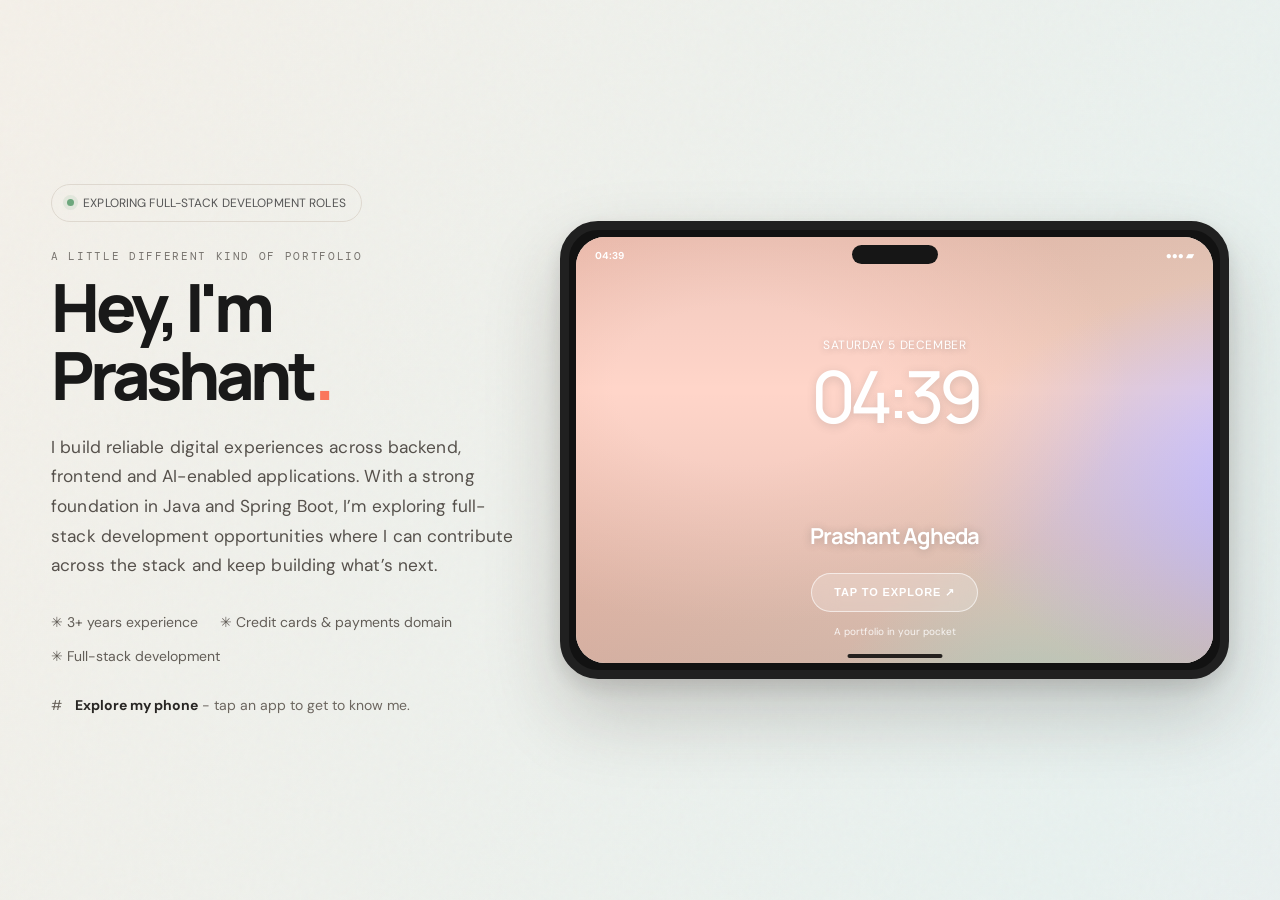
<file: index.html>
<!DOCTYPE html>
<html lang="en">
<head>
<meta charset="UTF-8" />
<meta name="viewport" content="width=device-width, initial-scale=1.0" />
<meta name="theme-color" content="#f2eee8" />
<title>Prashant Agheda - Software Developer</title>
<style>
@import url('https://fonts.googleapis.com/css2?family=DM+Mono:wght@400;500&family=DM+Sans:wght@400;500;600;700&family=Manrope:wght@400;500;600;700;800&family=Material+Symbols+Rounded:opsz,wght,FILL,GRAD@20..48,400,0,0&display=swap');
:root{--ink:#191919;--muted:#77736e;--paper:#f2eee8;--line:#e7e1d9;--accent:#fa765c;--lav:#dcd5ff;--green:#cde5d5}
*{box-sizing:border-box}html{scroll-behavior:smooth}body{margin:0;background:var(--paper);color:var(--ink);font-family:'DM Sans',sans-serif;min-height:100vh}
body:before{content:"";position:fixed;inset:0;pointer-events:none;opacity:.22;background-image:url("data:image/svg+xml,%3Csvg viewBox='0 0 180 180' xmlns='http://www.w3.org/2000/svg'%3E%3Cfilter id='n'%3E%3CfeTurbulence type='fractalNoise' baseFrequency='.85' numOctaves='3' stitchTiles='stitch'/%3E%3C/filter%3E%3Crect width='100%25' height='100%25' filter='url(%23n)' opacity='.12'/%3E%3C/svg%3E")}
.shell{max-width:1440px;margin:auto;padding:20px 4vw;min-height:100svh;display:grid;grid-template-columns:minmax(0,1fr) minmax(560px,760px);gap:clamp(28px,4vw,64px);align-items:center}
.intro{max-width:520px;position:relative;z-index:1}.eyebrow,.mono{font-family:'DM Mono',monospace;text-transform:uppercase;letter-spacing:.12em;font-size:10px;color:var(--muted)}
.availability{display:inline-flex;align-items:center;gap:9px;border:1px solid #ded8cf;border-radius:99px;padding:9px 13px;margin-bottom:34px;font-size:11px;color:#555}
.dot{width:7px;height:7px;border-radius:50%;background:#6da77d;box-shadow:0 0 0 4px #6da77d20}
h1{font:800 clamp(48px,6vw,82px)/.98 'Manrope',sans-serif;letter-spacing:-.075em;margin:0 0 22px}
h1 span{color:var(--accent)}.lead{font-size:17px;line-height:1.65;color:#5d5954;max-width:460px;margin:0 0 28px}
.meta{display:flex;gap:18px;flex-wrap:wrap;color:#706b65;font-size:12px;margin-bottom:36px}.meta span{display:flex;align-items:center;gap:6px}
.instruction{display:flex;align-items:center;gap:12px;font-size:12px;color:#77716b}.instruction b{font-weight:600;color:#282624}
.phone-wrap{display:flex;justify-content:center;align-items:center;position:relative;z-index:1}
.phone{width:100%;height:min(520px, calc(100svh - 40px));aspect-ratio:760 / 520;max-width:100%;border:9px solid #202020;border-radius:38px;background:#121212;padding:7px;box-shadow:0 35px 75px #29231d35,0 8px 20px #29231d20;position:relative;transform:rotate(1.2deg);transition:transform .5s cubic-bezier(.2,.8,.2,1)}
.phone:hover{transform:rotate(0) translateY(-5px)}.screen{height:100%;border-radius:29px;overflow:hidden;position:relative;background:#f7f3ed}
.island{position:absolute;z-index:5;top:8px;left:50%;transform:translateX(-50%);width:86px;height:19px;border-radius:30px;background:#161616}
.status{position:absolute;top:12px;left:19px;right:19px;z-index:4;display:flex;justify-content:space-between;font-size:10px;font-weight:700;color:#fff}
.wallpaper{position:absolute;inset:0;background:radial-gradient(circle at 20% 23%,#ffd5c9 0 13%,transparent 33%),radial-gradient(circle at 90% 45%,#cfc5ff 0 15%,transparent 37%),linear-gradient(145deg,#f5bba9,#e9d8ca 50%,#c6c0eb)}
.wallpaper:after{content:"";position:absolute;inset:0;background:linear-gradient(180deg,#201b1b12,transparent 36%,#211c1c22)}
.lock-content{position:absolute;inset:0;z-index:2;color:white;text-align:center;padding:100px 22px 25px;display:flex;flex-direction:column;align-items:center}
.lock-date{font-size:12px;letter-spacing:.05em;text-shadow:0 1px 6px #5555}.lock-time{font:500 72px/.98 'Manrope';letter-spacing:-.08em;margin:8px 0 0;text-shadow:0 2px 10px #5553}
.lock-name{margin-top:auto;margin-bottom:22px;font:700 22px 'Manrope';letter-spacing:-.05em;text-shadow:0 1px 8px #5555}
.unlock{border:1px solid #ffffff9c;background:#ffffff35;color:#fff;border-radius:99px;padding:12px 22px;font-size:11px;letter-spacing:.08em;text-transform:uppercase;backdrop-filter:blur(12px);cursor:pointer;transition:.2s}
.unlock:hover{background:#fff;color:#282323}.swipe{font-size:10px;opacity:.85;margin-top:13px}
.home{position:absolute;inset:0;z-index:3;display:none;padding:38px 28px 18px;background:linear-gradient(155deg,#f8eee7,#eee9fa 65%,#e9e5dd);animation:appear .45s ease}
.home.show{display:grid;grid-template-columns:minmax(210px,.78fr) minmax(0,1.45fr);grid-template-rows:auto 1fr auto auto;column-gap:30px;row-gap:12px}@keyframes appear{from{opacity:0;transform:scale(1.035)}to{opacity:1;transform:scale(1)}}
.home-top{grid-column:1/-1;display:flex;justify-content:space-between;align-items:center;margin-bottom:2px}.home-top .mono{font-size:8px;color:#6f6966}.home-top strong{font-size:12px}
.widget{grid-column:1;grid-row:2;border-radius:22px;padding:22px 23px;background:#ffffffa8;border:1px solid #ffffffd9;box-shadow:0 7px 20px #594a3a0c;margin-bottom:19px;backdrop-filter:blur(8px)}
.widget .small{font-size:11px;color:#777}.widget h2{font:700 29px 'Manrope';letter-spacing:-.06em;margin:5px 0}.widget p{font-size:13px;line-height:1.55;color:#69625d;margin:0}
.apps{grid-column:2;grid-row:2;display:grid;grid-template-columns:repeat(4,minmax(0,1fr));align-content:center;gap:24px 14px}
.app{border:0;background:transparent;padding:0;display:flex;flex-direction:column;align-items:center;gap:7px;cursor:pointer;color:#24211f;font:600 12px 'DM Sans';min-width:0}
.app-icon{width:62px;height:62px;border-radius:17px;display:grid;place-items:center;font-size:24px;box-shadow:0 5px 12px #473b3318;transition:transform .2s}
.app:hover .app-icon{transform:translateY(-4px) scale(1.04)}.i-about{background:#f8c9b9}.i-work{background:#d9d1ff}.i-exp{background:#cce5d4}.i-stack{background:#f5df9d}.i-edu{background:#d5e3f7}.i-contact{background:#f2c7d8}.i-git{background:#d9d6d0}.i-resume{background:#e5d7c6}
.dock{grid-column:1/-1;grid-row:3;justify-self:center;width:min(420px,80%);margin-top:0;border-radius:24px;padding:9px;background:#ffffff8c;display:flex;justify-content:space-around;backdrop-filter:blur(10px);border:1px solid #fff}
.dock .app-icon{width:44px;height:44px;border-radius:15px}
.home-hint{grid-column:1/-1;grid-row:4;text-align:center;font-size:9px;line-height:1.35;color:#77716c;margin-top:0}
.home-indicator{position:absolute;bottom:5px;left:50%;transform:translateX(-50%);width:95px;height:4px;background:#25211f;border-radius:9px;z-index:8}
.panel{position:absolute;inset:0;z-index:7;background:#faf8f4;display:none;flex-direction:column;animation:slide .28s ease}
.panel.open{display:flex}@keyframes slide{from{transform:translateY(18px);opacity:.5}to{transform:translateY(0);opacity:1}}
.panel-head{height:62px;display:flex;align-items:center;justify-content:space-between;padding:17px 17px 8px;border-bottom:1px solid #eee9e2;flex-shrink:0}
.back{border:0;background:#f0ece6;border-radius:50%;width:31px;height:31px;font-size:18px;cursor:pointer}.panel-head .mono{font-size:9px}
.panel-body{padding:19px 18px 35px;overflow:auto;flex:1}.panel-body h2{font:800 29px/1.05 'Manrope';letter-spacing:-.07em;margin:5px 0 12px}.panel-body p{font-size:11px;line-height:1.65;color:#69645e}
.tag{display:inline-block;padding:6px 9px;border:1px solid #e8e2da;border-radius:30px;font-size:9px;margin:3px 3px 3px 0;color:#625c55}
.card{border:1px solid #e9e3dc;border-radius:15px;padding:13px;margin:12px 0;background:#fff}.card h3{font:700 14px 'Manrope';letter-spacing:-.03em;margin:0 0 5px}.card .sub{font:9px 'DM Mono';color:#9a7569;text-transform:uppercase;letter-spacing:.06em}.card p{margin:7px 0 0;font-size:10px}
.metric{display:grid;grid-template-columns:1fr 1fr;gap:8px;margin:15px 0}.metric div{background:#f1ede7;border-radius:12px;padding:12px}.metric strong{display:block;font:700 21px 'Manrope';letter-spacing:-.05em}.metric span{font-size:9px;color:#777}
.action{display:inline-flex;align-items:center;justify-content:center;text-decoration:none;color:#fff;background:#252321;padding:11px 14px;border-radius:99px;font-size:10px;margin:5px 5px 5px 0}
.action.light{background:#f0ece6;color:#282522}.link{color:#b85c4b;text-decoration:none;font-size:10px}
.timeline{border-left:1px solid #e1d9d0;margin:14px 0 0 5px;padding-left:15px}.timeline .card{position:relative}.timeline .card:before{content:"";position:absolute;left:-20px;top:17px;width:8px;height:8px;border-radius:50%;background:var(--accent);border:2px solid #faf8f4}
footer{position:absolute;bottom:13px;left:0;right:0;text-align:center;font-size:8px;color:#9b948b;z-index:1}
@media(max-width:850px){.shell{grid-template-columns:1fr;gap:35px;padding:35px 20px 45px;min-height:auto}.intro{max-width:560px;margin:auto;text-align:center}.availability{margin-bottom:24px}.lead{margin-left:auto;margin-right:auto}.meta{justify-content:center;margin-bottom:25px}.instruction{justify-content:center}.phone{height:auto;aspect-ratio:760 / 520;min-height:380px;transform:none}.phone:hover{transform:translateY(-3px)}}
@media(max-width:520px){.phone{min-height:460px;aspect-ratio:1.15 / 1}.home{padding:35px 14px 16px;grid-template-columns:1fr;grid-template-rows:auto auto 1fr auto auto;gap:10px}.home-top{grid-column:1;grid-row:1}.widget{grid-column:1;grid-row:2;padding:13px 15px}.widget h2{font-size:22px}.widget p{font-size:11px}.apps{grid-column:1;grid-row:3;grid-template-columns:repeat(4,minmax(0,1fr));gap:13px 4px}.app-icon{width:48px;height:48px;font-size:22px}.app{font-size:10px;gap:5px}.dock{grid-column:1;grid-row:4;width:90%;padding:6px}.dock .app-icon{width:38px;height:38px}.home-hint{grid-column:1;grid-row:5;font-size:8px}}
@media(max-width:390px){.phone{width:100%;height:auto;max-width:calc(100vw - 24px)}.shell{padding-left:12px;padding-right:12px}h1{font-size:52px}}
@media(max-height:650px) and (min-width:851px){.shell{padding-top:10px;padding-bottom:10px}.phone{height:calc(100svh - 20px);aspect-ratio:760 / 520}}
@media(prefers-reduced-motion:reduce){*{animation:none!important;transition:none!important;scroll-behavior:auto!important}}

/* Viewport-fit responsive layout: desktop is one-screen; small screens stack naturally */
*{box-sizing:border-box}
html,body{margin:0;width:100%;min-height:100%;overflow-x:hidden}
.shell{
  width:100%;
  height:100svh;
  min-height:0;
  max-width:1600px;
  margin:0 auto;
  padding:clamp(18px,3vh,34px) clamp(22px,4vw,64px);
  grid-template-columns:minmax(290px,.82fr) minmax(0,1.18fr);
  gap:clamp(24px,3.5vw,58px);
  align-items:center;
  overflow:hidden;
}
.intro{max-width:560px;min-width:0}
h1{font-size:clamp(48px,5.3vw,78px);margin-bottom:clamp(12px,2vh,22px)}
.availability{margin-bottom:clamp(14px,2.5vh,28px)}
.lead{font-size:clamp(15px,1.25vw,18px);line-height:1.52;margin-bottom:clamp(14px,2.3vh,26px)}
.meta{gap:10px 16px;margin-bottom:clamp(14px,2.5vh,28px)}
.phone{
  width:min(100%,calc((100svh - 72px)*1.46));
  height:auto;
  aspect-ratio:760 / 520;
  max-height:calc(100svh - 72px);
  justify-self:center;
  transform:none;
}
.phone:hover{transform:translateY(-2px)}
/* Tablet interior scales with the device rather than overflowing it */
.home{padding:clamp(24px,3.5vw,38px) clamp(18px,2.5vw,28px) 16px}
.home.show{column-gap:clamp(16px,2vw,30px);row-gap:10px}
.widget{padding:clamp(13px,1.6vw,22px)}
.widget h2{font-size:clamp(20px,2vw,29px)}
.widget p{font-size:clamp(10px,.95vw,13px)}
.app-icon{width:clamp(42px,4.1vw,62px);height:clamp(42px,4.1vw,62px);font-size:clamp(20px,1.8vw,27px)}
.app{font-size:clamp(9px,.85vw,12px)}
.dock .app-icon{width:clamp(36px,3vw,44px);height:clamp(36px,3vw,44px)}
.home-hint{font-size:clamp(8px,.7vw,9px)}
@media(max-width:1000px) and (min-width:851px){
  .shell{grid-template-columns:minmax(260px,.78fr) minmax(0,1.22fr);gap:22px;padding-left:24px;padding-right:24px}
  h1{font-size:clamp(46px,5vw,64px)}
  .phone{width:100%;max-height:70svh}
}
@media(max-width:850px){
  html,body{overflow-x:hidden}
  .shell{
    height:auto;min-height:100svh;overflow:visible;
    grid-template-columns:minmax(0,1fr);
    gap:26px;padding:28px 20px 32px;
  }
  .intro{max-width:620px;margin:0 auto;text-align:center}
  h1{font-size:clamp(48px,10vw,72px)}
  .lead{font-size:clamp(15px,3.5vw,18px);margin-left:auto;margin-right:auto}
  .meta{justify-content:center}
  .instruction{justify-content:center}
  .phone{width:min(100%,760px);height:auto;max-height:none;aspect-ratio:760 / 520;min-height:0}
  .home{padding:35px 20px 16px}
}
@media(max-width:560px){
  .shell{padding:24px 14px 28px;gap:22px}
  .availability{font-size:9px;padding:8px 11px;margin-bottom:18px}
  h1{font-size:clamp(43px,11vw,58px);line-height:.98}
  .lead{font-size:14px;line-height:1.5}
  .meta{font-size:10px;gap:8px 12px}
  .phone{aspect-ratio:1.12 / 1;border-width:7px;border-radius:29px;padding:5px}
  .screen{border-radius:22px}
  .home{padding:34px 12px 13px;grid-template-columns:1fr;grid-template-rows:auto auto 1fr auto auto;gap:9px}
  .home-top{grid-column:1;grid-row:1;font-size:10px}
  .widget{grid-column:1;grid-row:2;padding:12px 14px}
  .widget h2{font-size:21px}
  .widget p{font-size:10px}
  .apps{grid-column:1;grid-row:3;grid-template-columns:repeat(4,minmax(0,1fr));gap:12px 4px}
  .app-icon{width:clamp(38px,11vw,48px);height:clamp(38px,11vw,48px);font-size:21px}
  .app{font-size:9px;gap:5px}
  .dock{grid-column:1;grid-row:4;width:90%;padding:6px}
  .dock .app-icon{width:34px;height:34px}
  .home-hint{grid-column:1;grid-row:5;font-size:7px}
}
@media(max-height:720px) and (min-width:851px){
  .shell{padding-top:12px;padding-bottom:12px}
  .phone{width:min(100%,calc((100svh - 36px)*1.46));max-height:calc(100svh - 36px)}
  .availability{margin-bottom:12px}
  h1{font-size:clamp(42px,4.8vw,66px);margin-bottom:10px}
  .lead{font-size:15px;line-height:1.4;margin-bottom:12px}
  .meta{margin-bottom:12px}
}


/* Final polish: readable intro rhythm and responsive tablet placement */
.intro{max-width:590px}
.availability{font-family:'DM Sans',sans-serif;font-size:12px;letter-spacing:.01em;padding:10px 15px;margin-bottom:clamp(22px,3vh,34px)}
.eyebrow{font-family:'DM Mono',monospace;font-size:11px;letter-spacing:.15em;margin-bottom:10px}
h1{font-family:'Manrope',sans-serif;font-size:clamp(52px,5.2vw,78px);line-height:1.02;letter-spacing:-.065em;margin:0 0 24px}
.lead{font-family:'DM Sans',sans-serif;font-size:clamp(17px,1.35vw,19px);line-height:1.72;letter-spacing:.005em;color:#56514c;max-width:540px;margin:0 0 30px}
.meta{display:flex;gap:12px 22px;flex-wrap:wrap;color:#625d57;font-family:'DM Sans',sans-serif;font-size:14px;line-height:1.6;margin:0 0 26px}
.meta span{display:inline-flex;align-items:center;gap:8px;white-space:normal}
.instruction{font-family:'DM Sans',sans-serif;font-size:14px;line-height:1.6;gap:13px;color:#6c665f}
.instruction b{font-weight:700}
@media(max-width:1100px){
 .shell{height:auto;min-height:100svh;overflow:visible;grid-template-columns:minmax(0,1fr);gap:34px;padding:34px clamp(20px,5vw,56px) 42px}
 .intro{max-width:720px;margin:0 auto;text-align:center}
 .lead{margin-left:auto;margin-right:auto;max-width:650px}
 .meta{justify-content:center}
 .instruction{justify-content:center}
 .phone-wrap{width:100%;min-width:0}
 .phone{width:min(100%,900px);height:auto;max-height:none;aspect-ratio:760/520;min-width:0}
}
@media(max-width:600px){
 .shell{padding:25px 16px 30px;gap:25px}
 .availability{font-size:10px;margin-bottom:19px}
 .eyebrow{font-size:9px}
 h1{font-size:clamp(44px,11vw,58px);margin-bottom:18px}
 .lead{font-size:15px;line-height:1.65;margin-bottom:22px}
 .meta{font-size:12px;gap:8px 14px;margin-bottom:20px}
 .instruction{font-size:12px}
 .phone{aspect-ratio:1.12/1;border-width:7px;border-radius:29px;padding:5px}
 .screen{border-radius:22px}
}


/* Subtle, continuously drifting gradient for a calmer, more polished feel */
.wallpaper{
  background:
    radial-gradient(ellipse at 18% 24%,#ffd5c9 0 12%,transparent 36%),
    radial-gradient(ellipse at 84% 38%,#cfc5ff 0 16%,transparent 40%),
    radial-gradient(ellipse at 48% 92%,#c5e7d6 0 8%,transparent 34%),
    linear-gradient(135deg,#f5bba9,#e9d8ca 48%,#c6c0eb);
  background-size:145% 145%,155% 155%,150% 150%,220% 220%;
  animation:wallpaperDrift 24s ease-in-out infinite alternate;
  will-change:background-position;
}
.wallpaper:after{
  background:linear-gradient(180deg,#201b1b12,transparent 36%,#211c1c22);
}
body{background:linear-gradient(115deg,#f4f0e9,#e8f1ef,#f2eaf3,#f4f0e9);background-size:260% 260%;animation:pageGradientDrift 38s ease-in-out infinite}
@keyframes wallpaperDrift{
  0%{background-position:0% 0%,100% 10%,40% 100%,0% 50%}
  50%{background-position:35% 25%,65% 45%,70% 55%,55% 45%}
  100%{background-position:100% 70%,0% 90%,20% 0%,100% 50%}
}
@keyframes pageGradientDrift{
  0%{background-position:0% 45%}
  50%{background-position:100% 55%}
  100%{background-position:0% 45%}
}
@media(prefers-reduced-motion:reduce){
  .wallpaper,body{animation:none!important}
  *,*::before,*::after{scroll-behavior:auto!important;transition-duration:.01ms!important}
}

.material-symbols-rounded{font-family:'Material Symbols Rounded';font-weight:normal;font-style:normal;font-size:1em;line-height:1;letter-spacing:normal;text-transform:none;display:inline-block;white-space:nowrap;word-wrap:normal;direction:ltr;font-feature-settings:'liga';-webkit-font-smoothing:antialiased;font-variation-settings:'FILL' 0,'wght' 450,'GRAD' 0,'opsz' 28}
.app-icon .material-symbols-rounded{font-size:27px}
.dock .app-icon .material-symbols-rounded{font-size:23px}
@media(max-width:600px){.app-icon .material-symbols-rounded{font-size:23px}.dock .app-icon .material-symbols-rounded{font-size:20px}}

/* Mobile repair: give the device enough height for every home-screen row */
@media (max-width: 600px) {
  .shell {
    width: 100%;
    min-height: 100svh;
    height: auto;
    padding: 22px 12px 30px;
    gap: 22px;
    overflow: visible;
  }
  .intro, .phone-wrap { width: 100%; min-width: 0; }
  .phone {
    display: block;
    width: 100%;
    max-width: none;
    height: auto;
    min-height: 0;
    max-height: none;
    aspect-ratio: 0.82 / 1;
    border-width: 7px;
    border-radius: 28px;
    padding: 5px;
    transform: none;
  }
  .phone:hover { transform: none; }
  .screen { width: 100%; height: 100%; border-radius: 21px; }
  .home {
    padding: 34px 12px 13px;
    grid-template-columns: minmax(0, 1fr);
    grid-template-rows: auto auto minmax(0, 1fr) auto auto;
    gap: 9px;
  }
  .home-top { grid-column: 1; grid-row: 1; min-width: 0; }
  .widget { grid-column: 1; grid-row: 2; min-width: 0; }
  .apps {
    grid-column: 1;
    grid-row: 3;
    width: 100%;
    min-width: 0;
    grid-template-columns: repeat(4, minmax(0, 1fr));
    align-content: center;
    justify-items: center;
    gap: 12px 4px;
  }
  .app { min-width: 0; width: 100%; }
  .app-icon {
    width: clamp(38px, 11vw, 46px);
    height: clamp(38px, 11vw, 46px);
  }
  .dock { grid-column: 1; grid-row: 4; width: min(94%, 360px); }
  .home-hint { grid-column: 1; grid-row: 5; }
}
@media (max-width: 360px) {
  .shell { padding-left: 10px; padding-right: 10px; }
  .phone { aspect-ratio: 0.78 / 1; }
  .home { padding-left: 9px; padding-right: 9px; }
  .widget { padding: 11px 12px; }
  .widget h2 { font-size: 19px; }
  .app { font-size: 8px; }
}


/* Responsive alignment: center the app grid and content cards */
@media (max-width: 600px) {
  .home.show {
    grid-template-columns: minmax(0, 1fr);
  }
  .apps {
    width: min(100%, 360px);
    margin-inline: auto;
    justify-items: center;
  }
  .app {
    justify-self: center;
    text-align: center;
  }
  .panel-body {
    width: 100%;
    max-width: 560px;
    margin-inline: auto;
  }
  .panel-body > .card,
  .panel-body > a.card {
    width: 100%;
    margin-left: auto;
    margin-right: auto;
  }
}
@media (min-width: 601px) and (max-width: 1100px) {
  .apps {
    justify-items: center;
  }
  .panel-body {
    width: 100%;
    max-width: 680px;
    margin-inline: auto;
  }
}

</style>
</head>
<body>
<main class="shell">
  <section class="intro">
    <div class="availability"><span class="dot"></span> EXPLORING FULL-STACK DEVELOPMENT ROLES</div>
    <div class="eyebrow">A little different kind of portfolio</div>
    <h1>Hey, I'm<br>Prashant<span>.</span></h1>
    <p class="lead">I build reliable digital experiences across backend, frontend and AI-enabled applications. With a strong foundation in Java and Spring Boot, I’m exploring full-stack development opportunities where I can contribute across the stack and keep building what’s next.</p>
    <div class="meta"><span>✳ 3+ years experience</span><span>✳ Credit cards & payments domain</span><span>✳ Full-stack development</span></div>
    <div class="instruction"><span>#</span><span><b>Explore my phone</b> - tap an app to get to know me.</span></div>
  </section>

  <section class="phone-wrap" aria-label="Interactive smartphone portfolio">
    <div class="phone">
      <div class="screen">
        <div class="wallpaper"></div>
        <div class="island"></div>
        <div class="status"><span id="statusClock">--:--</span><span>●●●  ▰</span></div>
        <div class="lock-content" id="lock">
          <div class="lock-date" id="date">SATURDAY, NOVEMBER 14</div>
          <div class="lock-time" id="clock">9:41</div>
          <div class="lock-name">Prashant Agheda</div>
          <button class="unlock" id="unlock"><b>Tap to explore ↗</b></button>
          <div class="swipe">A portfolio in your pocket</div>
        </div>
        <div class="home" id="home">
          <div class="home-top"><span class="mono">MY DIGITAL SPACE</span><strong>✦ Prashant Agheda</strong></div>
          <div class="widget"><div class="small">HELLO THERE 👋</div><h2>Welcome in.</h2><p>Curious about what I build? Start anywhere.</p></div>
          <div class="apps">
            <button class="app" data-panel="about"><span class="app-icon i-about"><span class="material-symbols-rounded" aria-hidden="true">person</span></span>About me</button>
            <button class="app" data-panel="work"><span class="app-icon i-work"><span class="material-symbols-rounded" aria-hidden="true">grid_view</span></span>Projects</button>
            <button class="app" data-panel="experience"><span class="app-icon i-exp"><span class="material-symbols-rounded" aria-hidden="true">work_history</span></span>Experience</button>
            <button class="app" data-panel="stack"><span class="app-icon i-stack"><span class="material-symbols-rounded" aria-hidden="true">code</span></span>Tech stack</button>
            <button class="app" data-panel="education"><span class="app-icon i-edu"><span class="material-symbols-rounded" aria-hidden="true">school</span></span>Education</button>
            <button class="app" data-panel="contact"><span class="app-icon i-contact"><span class="material-symbols-rounded" aria-hidden="true">mail</span></span>Contact</button>
            <button class="app" data-panel="github"><span class="app-icon i-git"><span class="material-symbols-rounded" aria-hidden="true">link</span></span>Elsewhere</button>
            <button class="app" data-panel="resume"><span class="app-icon i-resume"><span class="material-symbols-rounded" aria-hidden="true">description</span></span>Resume</button>
          </div>
          <div class="dock">
            <button class="app" data-panel="contact"><span class="app-icon i-contact"><span class="material-symbols-rounded" aria-hidden="true">mail</span></span></button>
            <button class="app" data-panel="work"><span class="app-icon i-work"><span class="material-symbols-rounded" aria-hidden="true">grid_view</span></span></button>
            <button class="app" data-panel="stack"><span class="app-icon i-stack"><span class="material-symbols-rounded" aria-hidden="true">code</span></span></button>
            <button class="app" data-panel="resume"><span class="app-icon i-resume"><span class="material-symbols-rounded" aria-hidden="true">description</span></span></button>
          </div>
          <div class="home-hint">Tap an icon to open · tap the back arrow to return</div>
        </div>
        <section class="panel" id="panel">
          <div class="panel-head"><button class="back" id="back" aria-label="Back to home">‹</button><span class="mono" id="panel-label">ABOUT</span><span style="font-size:13px">✦</span></div>
          <div class="panel-body" id="panel-body"></div>
        </section>
        <div class="home-indicator"></div>
      </div>
    </div>
  </section>
</main>
<script>
const content={
about:`<div class="mono">01 / A QUICK INTRO</div><h2>Developer by craft. Curious by default.</h2><p>I'm Prashant, a Software Developer based in Pune, India. I work across backend and frontend, building production-grade applications in the Credit Card & Payments domain.</p><p>I enjoy solving practical engineering problems, shaping clean REST APIs, improving database performance and finding thoughtful ways to use AI in everyday development.</p><div class="metric"><div><strong>3+</strong><span>Years building software</span></div><div><strong>10+</strong><span>Features delivered</span></div></div><span class="tag">Problem solving</span><span class="tag">Clean code</span><span class="tag">Team collaboration</span><span class="tag">Continuous learning</span>`,
work:`<div class="mono">02 / SELECTED PROJECTS</div><h2>Things I've built.</h2><p>A selection of applications and experiments - open each live project to explore it.</p><div class="card"><div class="sub">FULL-STACK · HEALTH</div><h3>CureMe - Health Advice App</h3><p>A platform that helps people book appointments with doctors, chat with them and read health blogs written by physicians.</p><span class="tag">Spring Boot</span><span class="tag">React JS</span><span class="tag">MySQL</span><span class="tag">REST API</span><a class="action light" href="https://cureme-health-advice-app.web.app/" target="_blank" rel="noopener noreferrer">View live project ↗</a></div><div class="card"><div class="sub">COMMUNITY · WEB APPLICATION</div><h3>Covid Relief Website</h3><p>A useful community-focused website created around the Covid-19 situation. The data shown is imaginary, while the idea and purpose are real.</p><span class="tag">HTML</span><span class="tag">CSS</span><span class="tag">JavaScript</span><a class="action light" href="https://my-covid-relief-website.web.app/" target="_blank" rel="noopener noreferrer">View live project ↗</a></div><div class="card"><div class="sub">UI TOOL · MINI PROJECT</div><h3>UI Color Picker</h3><p>A color selection tool for UI projects. Choose a color and preview the changes on the device mock-up.</p><span class="tag">HTML</span><span class="tag">CSS</span><span class="tag">JavaScript</span><a class="action light" href="https://ui-color-picker-tool.web.app/" target="_blank" rel="noopener noreferrer">View live project ↗</a></div><div class="card"><div class="sub">API INTEGRATION · HACKATHON</div><h3>GIF Finder</h3><p>A simple website that helps users find GIFs based on the keyword they enter.</p><span class="tag">JavaScript</span><span class="tag">Giphy API</span><span class="tag">API Integration</span><a class="action light" href="https://gif-finder-free.web.app/" target="_blank" rel="noopener noreferrer">View live project ↗</a></div><div class="card"><div class="sub">SEARCH · API INTEGRATION</div><h3>Wikipedia Search</h3><p>A keyword-based search tool that finds relevant information and links from Wikipedia - for example, searching for Artificial Intelligence.</p><span class="tag">JavaScript</span><span class="tag">Wikipedia API</span><span class="tag">Search</span><a class="action light" href="https://easy-wikipedia-search.web.app/" target="_blank" rel="noopener noreferrer">View live project ↗</a></div><div class="card"><div class="sub">INTERACTIVE CANVAS · PRODUCTIVITY</div><h3>Simple Whiteboard</h3><p>A brainstorming canvas where users can draw, adjust pen and eraser sizes, and download their board.</p><span class="tag">HTML Canvas</span><span class="tag">JavaScript</span><span class="tag">Interactive UI</span><a class="action light" href="https://whiteboard-your-ideas.web.app/" target="_blank" rel="noopener noreferrer">View live project ↗</a></div><div class="card"><div class="sub">AI / NLP</div><h3>SentenceGen - AI Sentence Generator</h3><p>Uses Google's T5 transformer through Hugging Face to generate context-aware sentences from user keywords. Includes model inference and prompt engineering.</p><span class="tag">Python</span><span class="tag">Google T5</span><span class="tag">Hugging Face</span></div><div class="card"><div class="sub">WEB APPLICATION</div><h3>Flight Ticket Booking</h3><p>An end-to-end booking experience with dynamic fares, seat selection and booking confirmation workflows.</p><span class="tag">PHP</span><span class="tag">CodeIgniter 3</span><span class="tag">MySQL</span></div>`,
experience:`<div class="mono">03 / WHERE I'VE WORKED</div><h2>Experience that ships.</h2><div class="timeline"><div class="card"><div class="sub">JUL 2023 - PRESENT · PUNE</div><h3>App Backend Engineer - L2</h3><p><b>Bitwise Solutions Pvt. Ltd.</b></p><p>Building and maintaining payment-processing features for a major Indian credit card client on a platform processing millions of transactions monthly.</p><p>Delivered 10+ features, optimized SQL performance by up to 25%, contributed to GCP/AWS infrastructure and CI/CD, and supported code quality through reviews and Git practices.</p><span class="tag">Java</span><span class="tag">Spring Boot</span><span class="tag">React</span><span class="tag">GCP / AWS</span></div><div class="card"><div class="sub">MAR 2023 - JUN 2023 · PUNE</div><h3>Software Development Intern</h3><p><b>Britwise Technologies Pvt. Ltd.</b></p><p>Built a flight booking website and a tourism web application, delivering two production-ready projects independently within four months.</p><span class="tag">PHP</span><span class="tag">CodeIgniter</span><span class="tag">AJAX</span><span class="tag">jQuery</span></div><div class="card"><div class="sub">JUL 2020 - OCT 2020 · PUNE</div><h3>Software Development Intern</h3><p><b>VibrantMinds Technologies Pvt. Ltd.</b></p><p>Led a sub-team for website design and development, coordinating tasks and delivery of assigned modules.</p></div></div>`,
stack:`<div class="mono">04 / SKILLS</div><h2>SKILLS</h2><div class="card"><h3>Backend</h3><p>Java, Spring Boot, REST APIs, Microservices, SQL, MySQL, PostgreSQL, SQL Server</p></div><div class="card"><h3>Testing & Quality</h3><p>JUnit, Unit Testing, Postman, Code Reviews, Production Support, Root-Cause Analysis</p></div><div class="card"><h3>Cloud & DevOps</h3><p>GCP, AWS, Git, GitHub, Harness, CI/CD</p></div><div class="card"><h3>Frontend</h3><p>React JS, JavaScript, HTML, CSS</p></div><div class="card"><h3>Engineering Practices</h3><p>OOP, SDLC, Agile/Scrum, Waterfall</p></div><div class="card"><h3>AI Tools</h3><p>GitHub Copilot, Claude Code, ChatGPT, Gemini, Prompt Engineering</p></div><div class="card"><h3>Tools</h3><p>Eclipse, IntelliJ IDEA, VS Code, Jira, Rally</p></div>`,
education:`<div class="mono">05 / THE LEARNING YEARS</div><h2>Built on a strong foundation.</h2><div class="card"><div class="sub">2021 - 2023</div><h3>Master of Computer Applications</h3><p>D.Y. Patil International University, Pune</p><strong>96.13%</strong></div><div class="card"><div class="sub">2018 - 2021</div><h3>Bachelor of Computer Applications</h3><p>D.Y. Patil International University, Pune</p><strong>94.9%</strong></div><div class="card"><h3>Certifications</h3><p>Introduction to Programming using JavaScript - Microsoft (2021)</p><p>Introduction to Programming using Python - Microsoft (2019)</p><p>Python Basics - Kaggle (2021)</p></div>`,
contact:`<div class="mono">06 / LET'S CONNECT</div><h2>Have something<br>interesting in mind?</h2><p>I'm always happy to connect about software engineering, product ideas, learning and opportunities.</p><div class="card"><div class="sub">EMAIL</div><h3>prashantagheda26@gmail.com</h3><a class="action" href="mailto:prashantagheda26@gmail.com">Send an email ↗</a></div><div class="card"><div class="sub">PHONE</div><h3>+91 99226 81295</h3><a class="action light" href="tel:+919922681295">Call me ↗</a></div><p class="mono">BASED IN PUNE, MAHARASHTRA, INDIA</p>`,
github:`<div class="mono">07 / AROUND THE WEB</div><h2>Find me elsewhere.</h2><p>Connect with me, explore my code, read my writing or visit my personal website.</p><a class="card" href="https://www.linkedin.com/in/prashant-agheda/" target="_blank" rel="noopener noreferrer" style="display:block;text-decoration:none;color:inherit"><h3>LinkedIn ↗</h3><p>Professional updates and connections</p><span class="link">linkedin.com/in/prashant-agheda</span></a><a class="card" href="https://github.com/prashant-agheda" target="_blank" rel="noopener noreferrer" style="display:block;text-decoration:none;color:inherit"><h3>GitHub ↗</h3><p>Code, experiments and projects</p><span class="link">github.com/prashant-agheda</span></a><a class="card" href="https://prashantagheda.medium.com/" target="_blank" rel="noopener noreferrer" style="display:block;text-decoration:none;color:inherit"><h3>Medium ↗</h3><p>Articles, notes and ideas</p><span class="link">prashantagheda.medium.com</span></a>`,
resume:`<div class="mono">08 / THE FULL STORY</div><h2>Prefer the classic format?</h2><p>Open or download my resume for a concise overview of my experience, skills, education and projects.</p><a class="action" href="https://github.com/prashant-agheda/prashant-agheda/blob/main/Prashant_Agheda_Resume.pdf" target="_blank" rel="noopener noreferrer">View resume ↗</a><p class="mono" style="margin-top:18px">PDF · PRASHANT AGHEDA</p>`
};
const lock=document.getElementById('lock'),home=document.getElementById('home'),panel=document.getElementById('panel'),body=document.getElementById('panel-body'),label=document.getElementById('panel-label');
document.getElementById('unlock').addEventListener('click',()=>{lock.style.display='none';home.classList.add('show')});
function openPanel(key){body.innerHTML=content[key]||'';label.textContent=key.toUpperCase();panel.classList.add('open')}
document.querySelectorAll('[data-panel]').forEach(b=>b.addEventListener('click',()=>openPanel(b.dataset.panel)));
document.getElementById('back').addEventListener('click',()=>panel.classList.remove('open'));
function updateClock(){const d=new Date();const time=d.toLocaleTimeString('en-IN',{hour:'2-digit',minute:'2-digit',hour12:false});document.getElementById('clock').textContent=time;document.getElementById('statusClock').textContent=time;document.getElementById('date').textContent=d.toLocaleDateString('en-IN',{weekday:'long',month:'long',day:'numeric'}).toUpperCase()}
updateClock();setInterval(updateClock,30000);
</script>
</body></html>
</file>
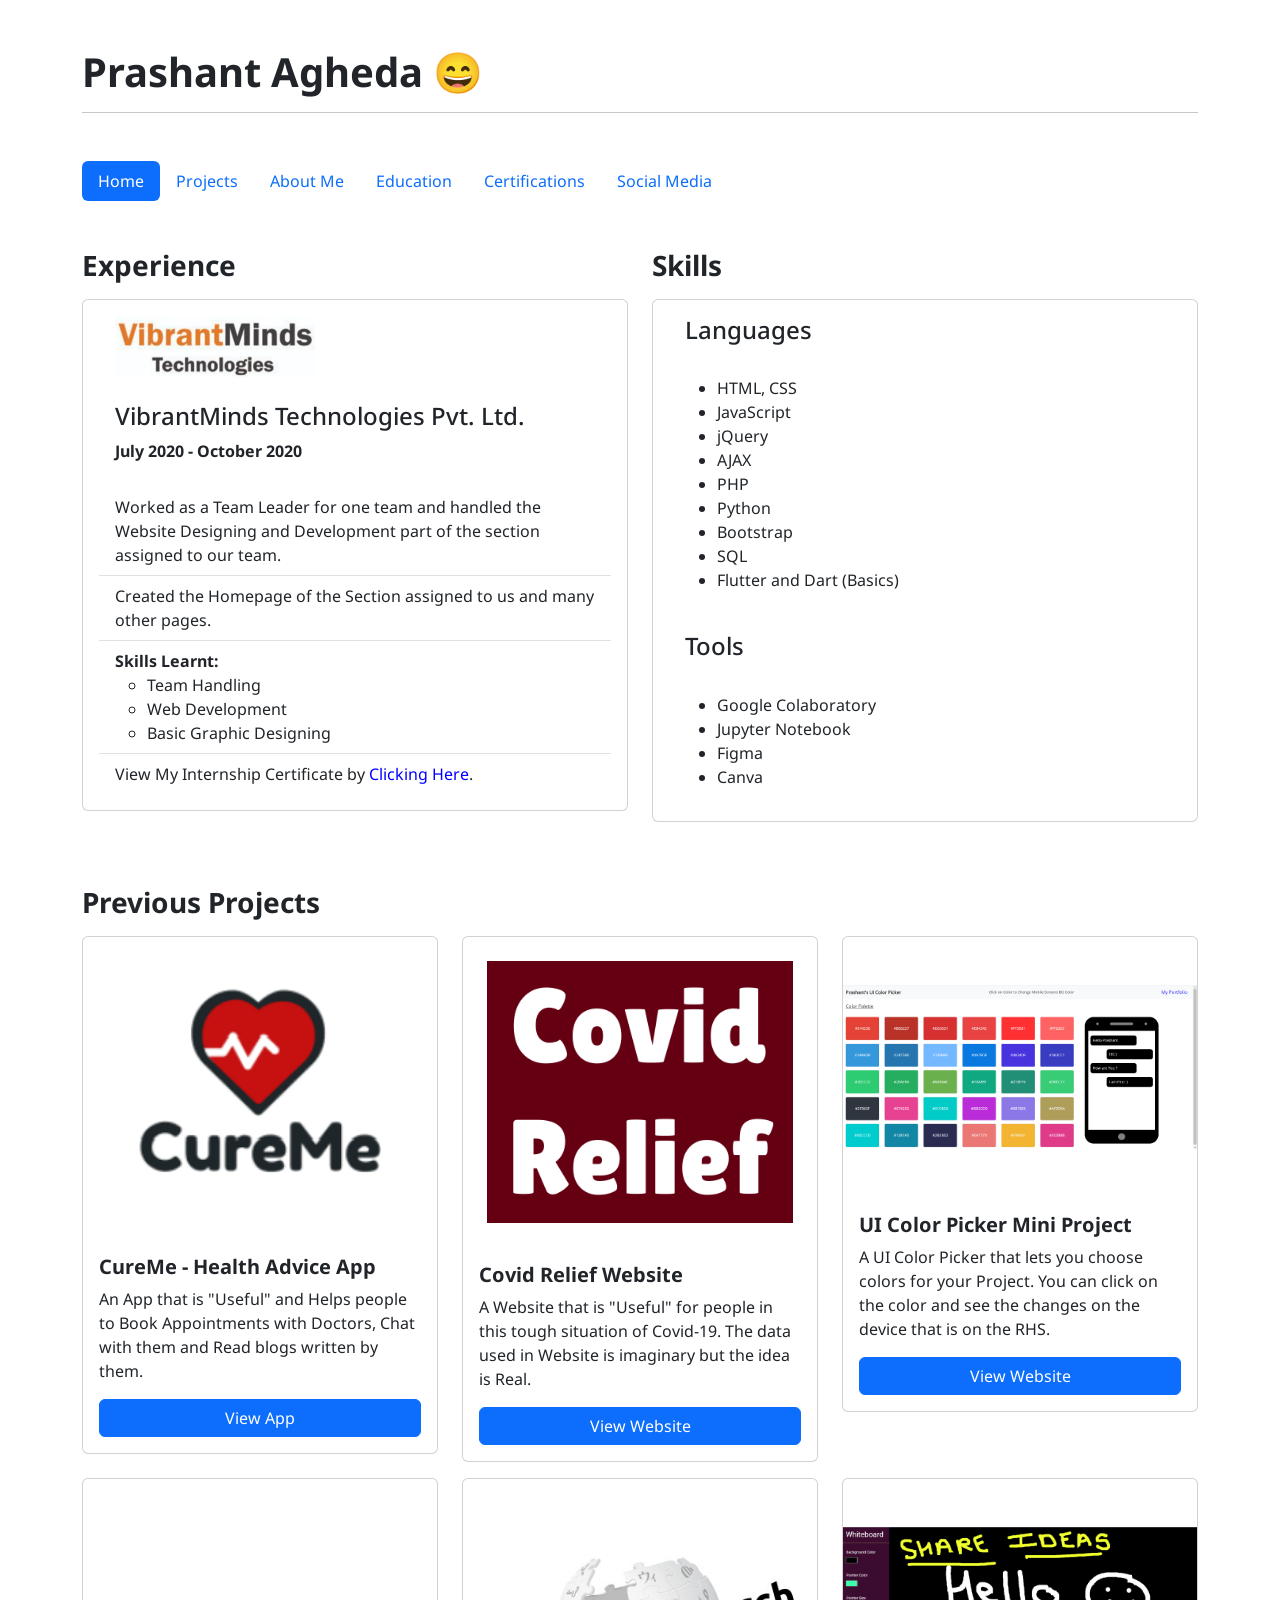
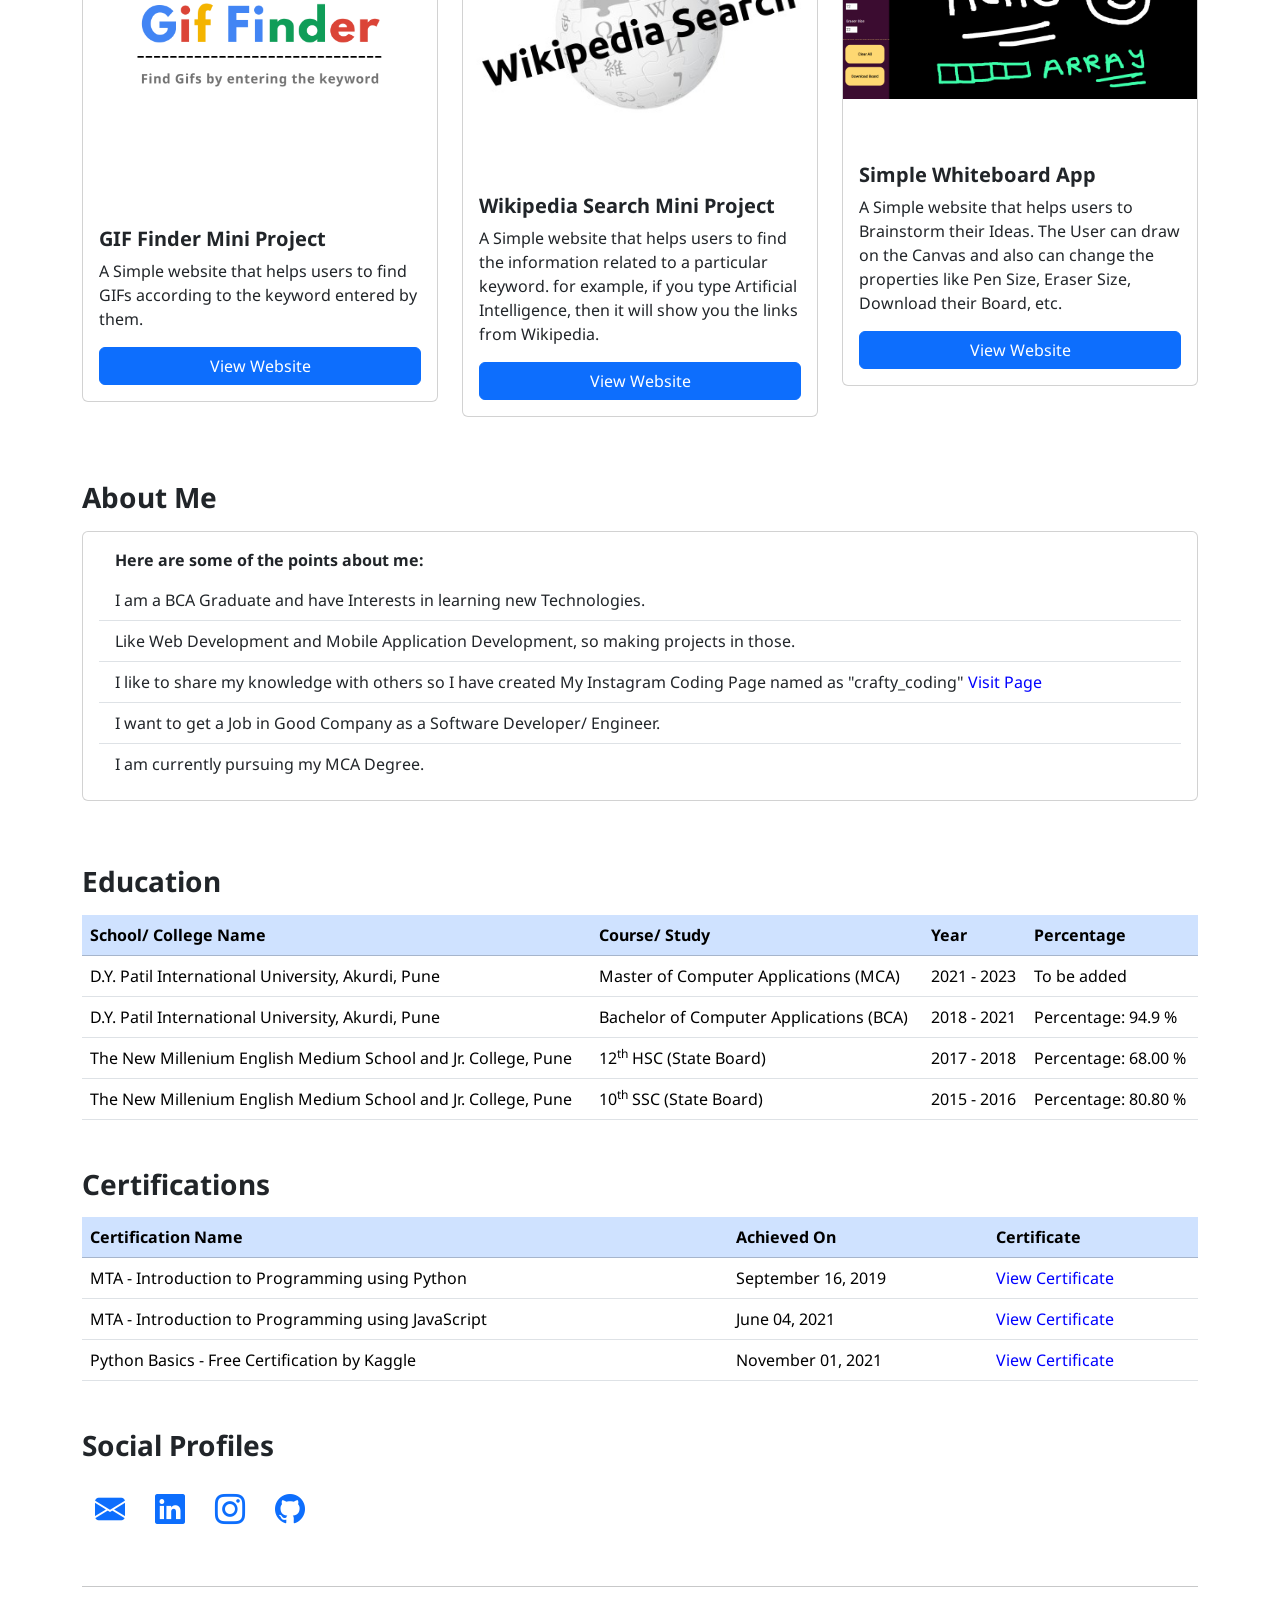
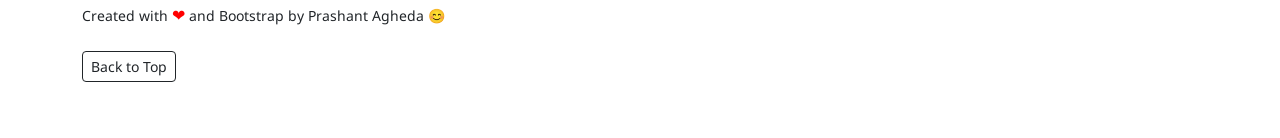
<file: index_initial_portfolio.html>
<!-- Author: Prashant Agheda -->

<!DOCTYPE html>
<html lang="en">
  <head>
    <!-- Required meta tags -->
    <meta charset="utf-8">
    <meta name="viewport" content="width=device-width, initial-scale=1">

    <!-- Bootstrap CSS -->
    <link href="https://cdn.jsdelivr.net/npm/bootstrap@5.1.0/dist/css/bootstrap.min.css" rel="stylesheet" integrity="sha384-KyZXEAg3QhqLMpG8r+8fhAXLRk2vvoC2f3B09zVXn8CA5QIVfZOJ3BCsw2P0p/We" crossorigin="anonymous">

    <!-- Bootstrap Icons CDN -->
    <link rel="stylesheet" href="https://cdn.jsdelivr.net/npm/bootstrap-icons@1.5.0/font/bootstrap-icons.css">

    <!-- Style for Favicon of Website -->
    <link rel="icon" href="./resources/favicon.ico" type="image/x-icon" />

    <title> Prashant Agheda's Portfolio </title>

    <style>
        @import url('https://fonts.googleapis.com/css2?family=Noto+Sans&display=swap');

        * {
            margin: 0;
            padding: 0;
            font-family: 'Noto Sans', sans-serif;
        }

        .bi {
            font-size: 30px;
        }

        a {
            color: blue;
            transition: 0.3s ease;
            text-decoration: none;
        }

        a:hover, .bi:hover {
            color: red;
            transition: 0.3s ease;
        }

        h1, h3 {
            font-weight: bold;
        }
    </style>
  </head>
  <body>

    <div class="container my-5" id="home">
        <h1> Prashant Agheda 😄</h1>
        <hr/>
    </div>

    <div class="container">
        <nav>
            <ul class="nav nav-pills" id="myTab" role="tablist">
                <li class="nav-item" role="presentation">
                    <a href="#" class="nav-link active">Home</a>
                </li>
    
                <li class="nav-item" role="presentation">
                    <a href="#projects" class="nav-link">Projects</a>
                </li>

                <li class="nav-item" role="presentation">
                    <a href="#about-me" class="nav-link">About Me</a>
                </li>
    
                <li class="nav-item" role="presentation">
                    <a href="#education" class="nav-link">Education</a>
                </li>
    
				<li class="nav-item" role="presentation">
                    <a href="#certifications" class="nav-link">Certifications</a>
                </li>
    
                <li class="nav-item" role="presentation">
                    <a href="#social-media" class="nav-link">Social Media</a>
                </li>
            </ul>
        </nav>
    </div>

    <div class="container mt-5">
        <div class="row">
            <div class="col-12 col-sm-12 col-md-6 col-lg-6 col-xl-6">
                <h3 class="mb-3">Experience</h3>
                <div class="card mb-3">
                    <div class="card-body">
                        <div class="mx-3">
                            <img src="./resources/vibrantminds-logo.PNG" alt="VibrantMinds Technologies Logo" class="img-fluid mb-4" width="200">
                            <h4>VibrantMinds Technologies Pvt. Ltd.</h4>
                            <div><strong>July 2020 - October 2020</strong></div>
                        </div>
                        <ul class="list-group list-group-flush mt-4">
                            <li class="list-group-item">
                                Worked  as a Team Leader for one team and handled the Website Designing
                                and Development part of the section assigned to our team.
                            </li>
                            <li class="list-group-item">
                                Created the Homepage of the Section assigned to us and many other pages.
                            </li>
                            <li class="list-group-item">
                                <b>Skills Learnt:</b>
                                <ul>
                                    <li>Team Handling</li>
                                    <li>Web Development</li>
                                    <li>Basic Graphic Designing</li>
                                </ul>
                            </li>
                            <li class="list-group-item">
                                View My Internship Certificate by <a href="./resources/VibrantMinds Internship Certificate.jpg" target="_parent">Clicking Here</a>.
                            </li>
                        </ul>
                    </div>
                </div>
            </div>

            <div class="col-12 col-sm-12 col-md-6 col-lg-6 col-xl-6">
                <h3 class="mb-3">Skills</h3>
                
                <div class="card mb-3">
                    <div class="card-body">
                        <div class="mx-3">
                            <h4>Languages</h4>
                            <br/>
                            <ul>
                                <li>HTML, CSS</li>
                                <li>JavaScript</li>
                                <li>jQuery</li>
                                <li>AJAX</li>
                                <li>PHP</li>
                                <li>Python</li>
                                <li>Bootstrap</li>
                                <li>SQL</li>
                                <li>Flutter and Dart (Basics)</li>
                            </ul>

                            <br/>

                            <h4>Tools</h4>
                            <br/>
                            <ul>
                                <li>Google Colaboratory</li>
                                <li>Jupyter Notebook</li>
                                <li>Figma</li>
                                <li>Canva</li>
                            </ul>
                        </div>
                    </div>
                </div>
            </div>
        </div>
    </div>

    <div class="container mt-5" id="projects">
        <h3 class="mb-3">Previous Projects</h3>
        <div class="row">
            <!-- Project 1 -->
            <div class="col-12 col-sm-12 col-md-4 col-lg-4 col-xl-4">
                <div class="card mb-3">
                    <img src="./resources/cureme-logo.PNG" alt="CureMe - Health Advice App" class="card-img-top p-5">
                    <div class="card-body">
                        <h5 class="card-title fw-bold">
                            CureMe - Health Advice App
                        </h5>
                        <p class="card-text">
                            An App that is "Useful" and Helps people to Book Appointments with
                            Doctors, Chat with them and Read blogs written by them.
                        </p>
                        <a href="https://cureme-health-advice-app.web.app/" target="_parent" class="btn btn-primary w-100">
                            View App
                        </a>
                    </div>
                </div>
            </div>

            <!-- Project 2 -->
            <div class="col-12 col-sm-12 col-md-4 col-lg-4 col-xl-4">
                <div class="card mb-3">
                    <img src="./resources/covid-relief-logo.png" alt="Covid Relief Website" class="card-img-top p-4">
                    <div class="card-body">
                        <h5 class="card-title fw-bold">
                            Covid Relief Website
                        </h5>
                        <p class="card-text">
                            A Website that is "Useful" for people in this tough situation
                            of Covid-19. The data used in Website is imaginary but the
                            idea is Real.
                        </p>
                        <a href="https://my-covid-relief-website.web.app/" target="_parent" class="btn btn-primary w-100">
                            View Website
                        </a>
                    </div>
                </div>
            </div>

            <!-- Project 3 -->
            <div class="col-12 col-sm-12 col-md-4 col-lg-4 col-xl-4">
                <div class="card mb-3">
                    <img src="./resources/ui-color-tool-logo.PNG" alt="UI Color Picker Mini Project" class="card-img-top pt-5 mb-5">
                    <div class="card-body">
                        <h5 class="card-title fw-bold">
                            UI Color Picker Mini Project
                        </h5>
                        <p class="card-text">
                            A UI Color Picker that lets you choose colors for your Project.
                            You can click on the color and see the changes on the device
                            that is on the RHS.
                        </p>
                        <a href="https://ui-color-picker-tool.web.app/" target="_parent" class="btn btn-primary w-100">
                            View Website
                        </a>
                    </div>
                </div>
            </div>

            <!-- Project 4 for Hackathon -->
            <div class="col-12 col-sm-12 col-md-4 col-lg-4 col-xl-4">
                <div class="card mb-3">
                    <img src="./resources/gif-finder-logo.png" alt="GIF Finder Project made during Hackathon" class="card-img-top pt-5 mb-5">
                    <div class="card-body">
                        <h5 class="card-title fw-bold">
                            GIF Finder Mini Project
                        </h5>
                        <p class="card-text">
                            A Simple website that helps users to find GIFs according to the keyword entered by them.
                        </p>
                        <a href="https://gif-finder-free.web.app/" target="_parent" class="btn btn-primary w-100">
                            View Website
                        </a>
                    </div>
                </div>
            </div>

            <!-- Project 5 for Hackathon -->
            <div class="col-12 col-sm-12 col-md-4 col-lg-4 col-xl-4">
                <div class="card mb-3">
                    <img src="./resources/wikipedia-search-logo.jpg" alt="Wikipedia Search Project made during Hackathon" class="card-img-top pt-5 mb-5">
                    <div class="card-body">
                        <h5 class="card-title fw-bold">
                            Wikipedia Search Mini Project
                        </h5>
                        <p class="card-text">
                            A Simple website that helps users to find the information related to a particular keyword.
                            for example, if you type Artificial Intelligence, then it will show you the links from Wikipedia.
                        </p>
                        <a href="https://easy-wikipedia-search.web.app/" target="_parent" class="btn btn-primary w-100">
                            View Website
                        </a>
                    </div>
                </div>
            </div>

            <!-- Project 6 - Mini Project done during MCA Semester 2 -->
            <div class="col-12 col-sm-12 col-md-4 col-lg-4 col-xl-4">
                <div class="card mb-3">
                    <img src="./resources/simple-whiteboard-logo.png" alt="Simple Whiteboard to Brainstorm Ideas" class="card-img-top pt-5 mb-5">
                    <div class="card-body">
                        <h5 class="card-title fw-bold">
                            Simple Whiteboard App
                        </h5>
                        <p class="card-text">
                            A Simple website that helps users to Brainstorm their Ideas. The User can draw on the Canvas
                            and also can change the properties like Pen Size, Eraser Size, Download their Board, etc.
                        </p>
                        <a href="https://whiteboard-your-ideas.web.app" target="_parent" class="btn btn-primary w-100">
                            View Website
                        </a>
                    </div>
                </div>
            </div>
        </div>
    </div>

    <div class="container mt-5" id="about-me">
        <div class="row">
            <div class="col">
                <h3 class="mb-3">About Me</h3>
                <div class="card mb-3">
                    <div class="card-body">
                        <div class="mx-3">
                            <div><strong>Here are some of the points about me:</strong></div>
                        </div>
                        <ul class="list-group list-group-flush mt-2">
                            <li class="list-group-item list-group-item-action">
                                I am a BCA Graduate and have Interests in learning new Technologies.
                            </li>
                            <li class="list-group-item list-group-item-action">
                                Like Web Development and Mobile Application Development, so making projects in those.
                            </li>
                            <li class="list-group-item list-group-item-action">
                                I like to share my knowledge with others so I have created My Instagram Coding
                                Page named as "crafty_coding" <a href="https://www.instagram.com/crafty_coding/" target="_parent">Visit Page</a>
                            </li>
                            <li class="list-group-item list-group-item-action">
                                I want to get a Job in Good Company as a Software Developer/ Engineer.
                            </li>
                            <li class="list-group-item list-group-item-action">
                                I am currently pursuing my MCA Degree.
                            </li>
                        </ul>
                    </div>
                </div>
            </div>
        </div>
    </div>

    <div class="container mt-5" id="education">
        <h3 class="mb-3">Education</h3>
        <table class="table table-hover">
            <thead class="table-primary">
                <tr>
                    <th>School/ College Name</th>
                    <th>Course/ Study</th>
                    <th>Year</th>
                    <th>Percentage</th>
                </tr>
            </thead>
            <tbody>
                <tr>
                    <td>D.Y. Patil International University, Akurdi, Pune</td>
                    <td>Master of Computer Applications (MCA)</td>
                    <td>2021 - 2023</td>
                    <td>To be added</td>
                </tr>
                <tr>
                    <td>D.Y. Patil International University, Akurdi, Pune</td>
                    <td>Bachelor of Computer Applications (BCA)</td>
                    <td>2018 - 2021</td>
                    <td>Percentage: 94.9 %</td>
                </tr>
                <tr>
                    <td>The New Millenium English Medium School and Jr. College, Pune</td>
                    <td>12<sup>th</sup> HSC (State Board)</td>
                    <td>2017 - 2018</td>
                    <td>Percentage: 68.00 %</td>
                </tr>
                <tr>
                    <td>The New Millenium English Medium School and Jr. College, Pune</td>
                    <td>10<sup>th</sup> SSC (State Board)</td>
                    <td>2015 - 2016</td>
                    <td>Percentage: 80.80 %</td>
                </tr>
            </tbody>
        </table>
    </div>

    <div class="container mt-5" id="certifications">
        <h3 class="mb-3">Certifications</h3>
        <table class="table">
            <thead class="table-primary">
                <tr>
                    <th>Certification Name</th>
                    <th>Achieved On</th>
                    <th>Certificate</th>
                </tr>
            </thead>
            <tbody>
                <tr>
                    <td>MTA - Introduction to Programming using Python</td>
                    <td>September 16, 2019</td>
                    <td>
                        <a href="./resources/Introduction to Programming using Python.png" target="_parent">
                            View Certificate
                        </a>
                    </td>
                </tr>
                <tr>
                    <td>MTA - Introduction to Programming using JavaScript</td>
                    <td>June 04, 2021</td>
                    <td>
                        <a href="./resources/Introduction to Programming using JavaScript.png" target="_parent">
                            View Certificate
                        </a>
                    </td>
                </tr>
                <tr>
                    <td>Python Basics - Free Certification by Kaggle</td>
                    <td>November 01, 2021</td>
                    <td>
                        <a href="./resources/Python Basics.png" target="_parent">
                            View Certificate
                        </a>
                    </td>
                </tr>
            </tbody>
        </table>
    </div>

    <div class="container mt-5" id="social-media">
        <h3 class="mb-3">Social Profiles</h3>

        <a href="mailto:prashantagheda2601@gmail.com" target="_parent" class="btn btn-link">
            <i class="bi bi-envelope-fill"></i>
        </a>
        
        <a href="https://www.linkedin.com/in/prashant-agheda/" target="_parent" class="btn btn-link">
            <i class="bi bi-linkedin"></i>
        </a>

        <a href="https://www.instagram.com/crafty_coding/" target="_parent" class="btn btn-link">
            <i class="bi bi-instagram"></i>
        </a>

        <a href="https://github.com/prashant-agheda" target="_parent" class="btn btn-link">
            <i class="bi bi-github"></i>
        </a>
    </div>

    <div class="container my-5">
        <hr/>
        <p class="small">
            Created with <span style="color: red; font-size: 16px;">❤</span> and Bootstrap by Prashant Agheda 😊
        </p>
        <a href="#home" type="button" class="btn btn-sm btn-outline-dark mt-2 mb-2">
            Back to Top
        </a>
    </div>


    <!-- Bootstrap Bundle with Popper -->
    <script src="https://cdn.jsdelivr.net/npm/bootstrap@5.1.0/dist/js/bootstrap.bundle.min.js" integrity="sha384-U1DAWAznBHeqEIlVSCgzq+c9gqGAJn5c/t99JyeKa9xxaYpSvHU5awsuZVVFIhvj" crossorigin="anonymous"></script>


    <!-- Custom JavaScript -->
    <script>

        // Code to Disable Right Click on Webpage
        document.addEventListener('contextmenu', event => event.preventDefault());

    </script>
  </body>
</html>
</file>
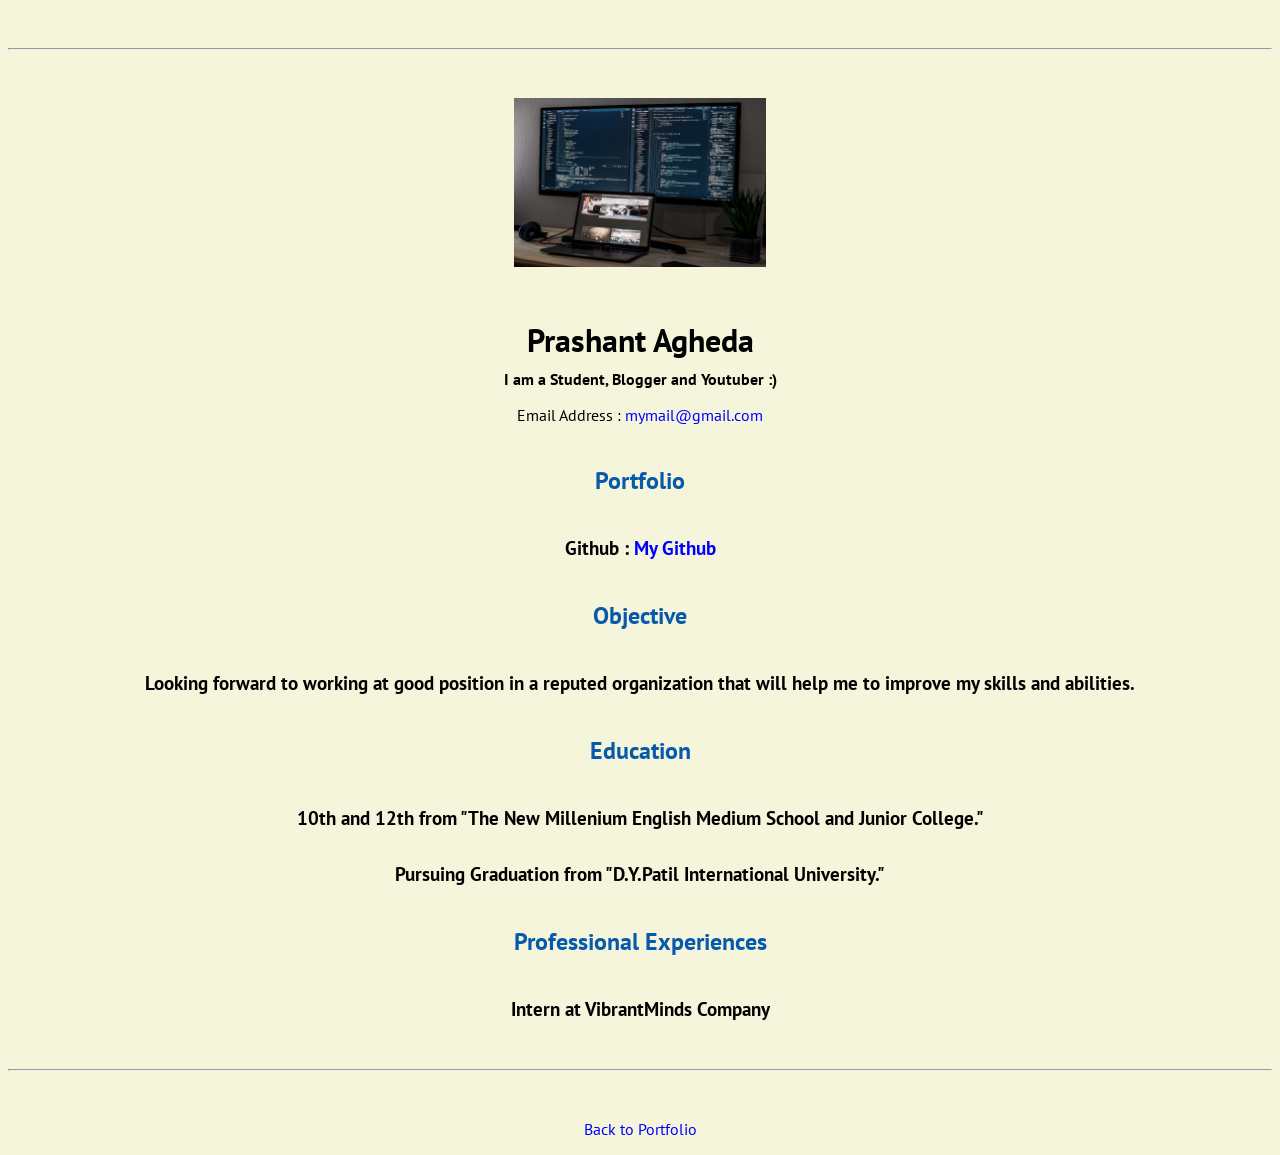
<file: resume.html>
<!DOCTYPE html>
<html>
    <head>
        <meta name="viewport" content="width=device-width, initial-scale=1, shrink-to-fit=no">
        <meta name="name" content="Prashant Agheda's Resume">

        <title> Prashant Agheda's Resume </title>
        <!-- My Custom CSS File -->
        <link rel="stylesheet" href="css/master.css" type="text/css" />

        <!-- Style for Favicon of Website -->
        <link rel="icon" href="favicon.ico" type="image/x-icon" />
    </head>

    <body>
        <hr/>
        <img src="images/Banner.jpg" alt="Banner Image" title="Banner Image" width="20%" />

        <h1> Prashant Agheda </h1>
        <h4> I am a Student, Blogger and Youtuber :) </h4>

        <p>Email Address : <a href="#">mymail@gmail.com</a></p>

        <h2> Portfolio </h2>
            <h3> Github : <a href="https://github.com/prashant-agheda" target="_blank">My Github</a></h3>

        <h2> Objective </h2>
            <h3> Looking forward to working at good position in a reputed organization that will help me to
                 improve my skills and abilities. </h3>
        <h2> Education </h2>
            <h3> 10th and 12th from "The New Millenium English Medium School and Junior College."</h3>
            <h3> Pursuing Graduation from "D.Y.Patil International University."</h3>

        <h2> Professional Experiences </h2>
            <h3> Intern at VibrantMinds Company </h3>

        <hr/>

        <p><a href="index.html"> Back to Portfolio </a></p>
    </body>
</html>
</file>
<file: css/master.css>
/* Importing Google Font - PT Sans */
@import url('https://fonts.googleapis.com/css2?family=PT+Sans&display=swap');

a
{
    text-decoration: none;
    color: blue;
}

a:hover
{
    text-decoration: none;
    color: red;
}

body
{
    background-color: beige;
    color: black;
    font-family: 'PT Sans', Arial, Helvetica, sans-serif;
    text-align: center;
}

footer
{
    margin-top: 2rem;
    margin-bottom: 2rem;
}

h1
{
    margin-bottom: 0.5rem;
    margin-top: 3rem;
}

h2
{
    margin-bottom: 2.5rem;
    margin-top: 2.5rem;
    color: #075AAB;
}

h3
{
    margin-bottom: 0;
    margin-top: 2rem;
}

h4
{
    margin-bottom: 1rem;
    margin-top: 0.5rem;
}

h5
{
    margin-top: 0.5rem;
}

hr
{
    margin-top: 3rem;
    margin-bottom: 3rem;
}
</file>
